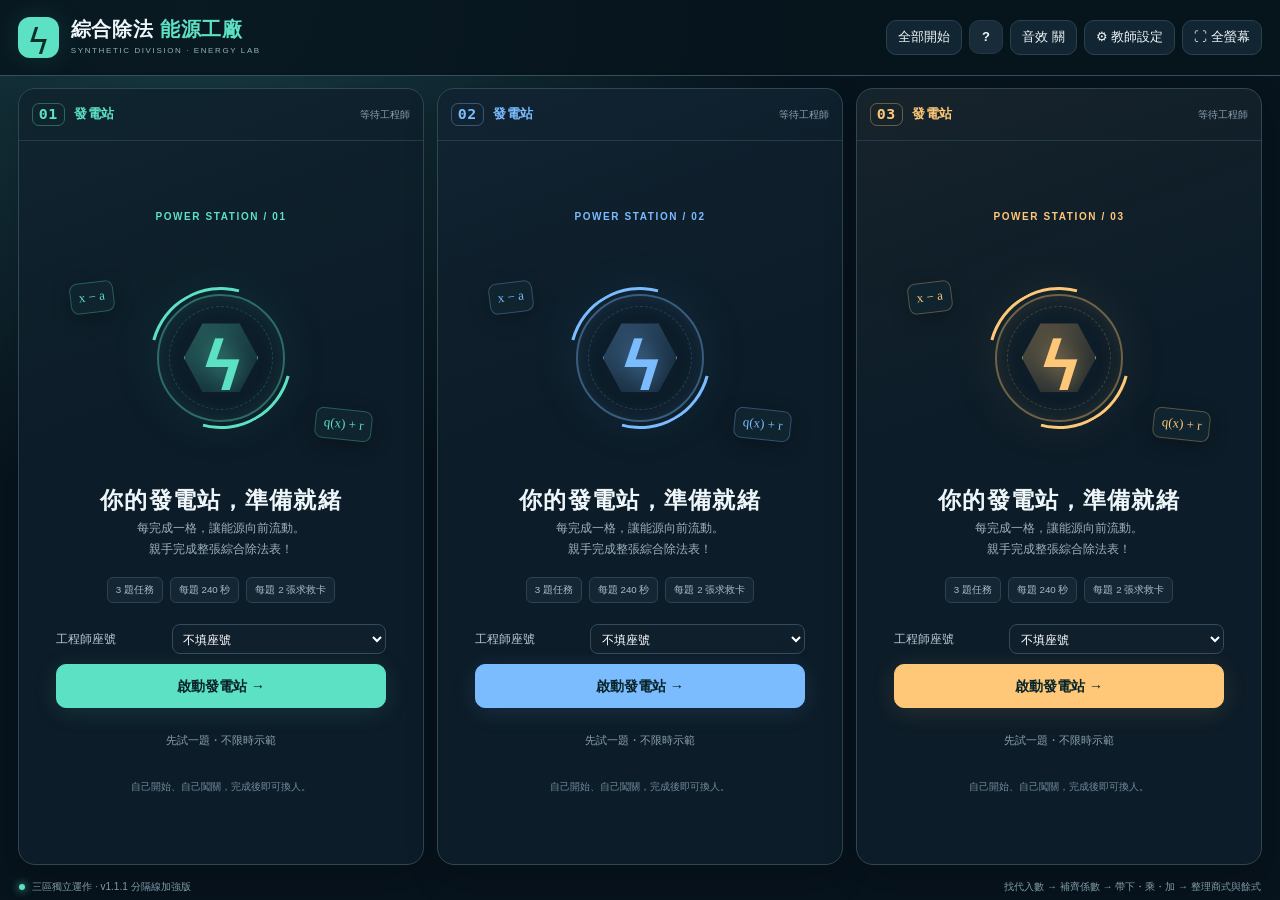
<file: index.html>
<!doctype html>
<html lang="zh-Hant">
<head>
  <meta charset="utf-8">
  <meta name="viewport" content="width=device-width, initial-scale=1, maximum-scale=1, user-scalable=no">
  <meta name="theme-color" content="#07141e">
  <meta name="description" content="三人同時、各自獨立練習完整綜合除法的觸控數學遊戲。">
  <title>綜合除法能源工廠｜三人獨立闖關</title>
  <link rel="stylesheet" href="styles.css?v=1.1.1">
  <script src="math.js?v=1.1.1" defer></script>
  <script src="touch-input.js?v=1.1.1" defer></script>
  <script src="app.js?v=1.1.1" defer></script>
</head>
<body>
  <header class="app-header">
    <div class="brand"><span class="brand-icon">ϟ</span><div><h1>綜合除法<span>能源工廠</span></h1><p>SYNTHETIC DIVISION · ENERGY LAB</p></div></div>
    <nav class="toolbar" aria-label="教師工具">
      <button id="start-all" class="soft">全部開始</button>
      <button id="guide-btn" class="icon-button" title="玩法說明" aria-label="玩法說明">?</button>
      <button id="sound-btn" class="soft" aria-pressed="false">音效 關</button>
      <button id="settings-btn" class="soft">⚙ 教師設定</button>
      <button id="fullscreen-btn" class="soft">⛶ 全螢幕</button>
    </nav>
  </header>
  <main id="lanes" aria-label="三個獨立遊戲區"></main>
  <footer class="app-footer"><span><i class="live-dot"></i>三區獨立運作 · v1.1.1 分隔線加強版</span><span id="footer-tip">找代入數 → 補齊係數 → 帶下・乘・加 → 整理商式與餘式</span></footer>
  <dialog id="settings-dialog" class="modal">
    <form id="settings-form">
      <div class="modal-heading"><div><p class="eyebrow">TEACHER CONSOLE</p><h2>教師設定</h2></div><button type="button" data-close="settings-dialog" class="close-button" aria-label="關閉教師設定">×</button></div>
      <p class="modal-note">設定套用至下一回合。開啟設定或說明時，三區計時都會暫停。</p>
      <button type="button" id="touch-test-btn" class="soft">三人觸控測試</button>
      <div class="settings-grid">
        <fieldset><legend>每回合題數</legend><div class="count-row"><label>★ 二次多項式<input name="count2" type="number" min="0" max="10" required></label><label>★★ 三次多項式<input name="count3" type="number" min="0" max="10" required></label><label>★★★ 四次多項式<input name="count4" type="number" min="0" max="10" required></label></div><label class="check"><input name="shuffle" type="checkbox">混合難度順序</label></fieldset>
        <fieldset><legend>作答與提示</legend><label>每題作答時間<select name="seconds"><option value="0">不限時</option><option value="60">60 秒</option><option value="90">90 秒</option><option value="120">120 秒</option><option value="180">180 秒</option><option value="240">240 秒</option><option value="300">300 秒</option><option value="420">420 秒</option><option value="600">600 秒</option></select></label><label>每題求救卡<select name="hints"><option value="0">0 張</option><option value="1">1 張</option><option value="2">2 張</option><option value="3">3 張</option></select></label><label class="check"><input name="guided" type="checkbox">顯示每一步的運算提示</label></fieldset>
        <fieldset><legend>題目數字</legend><label>一般係數範圍<select name="coefficientMax"><option value="3">−3 ～ 3</option><option value="4">−4 ～ 4</option><option value="6">−6 ～ 6</option><option value="9">−9 ～ 9</option></select></label><label>代入數的絕對值上限<select name="rootMax"><option value="1">1</option><option value="2">2</option><option value="3">3</option><option value="4">4</option><option value="5">5</option></select></label><label>額外安排缺項題的機率<select name="missingRate"><option value="0">0%</option><option value="25">25%</option><option value="50">50%</option><option value="75">75%</option><option value="100">100%</option></select></label><label class="check"><input name="leadingOne" type="checkbox">首項係數固定為 1</label><label class="check"><input name="includeZero" type="checkbox">包含除式為 x 的題目</label><small>二次題的係數最多至 ±4、代入數最多至 ±2；首項係數為 ±1～±3，計算過程數值控制在 ±150。</small></fieldset>
        <fieldset><legend>座號與課堂紀錄</legend><div class="count-row two"><label>起始座號<input name="seatMin" type="number" min="1" max="99" required></label><label>結束座號<input name="seatMax" type="number" min="1" max="99" required></label></div><p class="small-copy" id="record-count"></p><button type="button" id="export-btn" class="soft">下載成績 CSV</button><button type="button" id="clear-records" class="text-button">清除紀錄</button><small>設定與最近 100 筆成績儲存在這個瀏覽器；示範練習不列入成績。</small></fieldset>
      </div>
      <p id="settings-error" class="form-error" role="alert"></p>
      <div class="modal-actions"><button type="button" id="defaults-btn" class="soft">恢復預設</button><button type="submit" class="primary">儲存設定</button></div>
    </form>
  </dialog>
  <dialog id="touch-dialog" class="modal touch-modal">
    <div class="modal-heading"><h2>三人觸控測試</h2><button data-close="touch-dialog" class="close-button" aria-label="關閉觸控測試">×</button></div>
    <p class="modal-note">三人各按一區：每按下一次，數字應立即加 1。接著三人同時按住，確認「最多同時觸點」是否達到 3。測試期間遊戲計時暫停。</p>
    <div id="touch-pads" class="touch-pads">
      <button data-action="test" data-pad="0">左區<b>0</b><span>次有效輸入</span></button>
      <button data-action="test" data-pad="1">中區<b>0</b><span>次有效輸入</span></button>
      <button data-action="test" data-pad="2">右區<b>0</b><span>次有效輸入</span></button>
    </div>
    <p class="touch-stats">目前觸點 <b id="touch-current">0</b> · 最多同時觸點 <b id="touch-max">0</b></p>
    <p id="touch-source" class="small-copy">等待操作</p>
    <p class="small-copy">這裡顯示網頁實際收到的觸控。若三人同時按住仍只有 1 點，或次數沒有增加，可用同一頁比較無線 Touchback 與有線 USB 觸控回傳。使用一般滑鼠測試時，不會顯示多個觸點。</p>
    <button id="touch-reset" class="soft">重新計數</button>
  </dialog>
  <dialog id="guide-dialog" class="modal guide-modal">
    <div class="modal-heading"><div><p class="eyebrow">HOW TO PLAY</p><h2>讓每一格，都由你完成</h2></div><button data-close="guide-dialog" class="close-button" aria-label="關閉玩法說明">×</button></div>
    <div class="guide-steps"><article><b>01</b><div><h3>找代入數</h3><p>令除式等於 0。例如除以 x + 2，右上角使用 −2。</p></div></article><article><b>02</b><div><h3>補齊係數</h3><p>由高次到常數項依序填入係數；缺少的項也要填 0。</p></div></article><article><b>03</b><div><h3>帶下 → 乘 → 加</h3><p>首項直接帶下。接著用左下的數乘代入數，再與同欄係數相加，反覆完成整張表。</p></div></article><article><b>04</b><div><h3>整理商式與餘式</h3><p>底列最後一格是餘式，其餘是商式係數；商式的次數比被除式少 1。</p></div></article></div>
    <div class="guide-notes"><p>操作亮起的格子，用自己區域的數字鍵盤輸入，再按「確認」。可輸入負數，答錯可以繼續重試。</p><p>每題基本 100 分，每次答錯扣 3 分，基本分最低 20 分；每張求救卡使基本分乘以 0.8。限時模式另加最多 20 分的時間獎勵。未完成的題目不計分，會顯示完整解答。</p></div>
    <button data-close="guide-dialog" class="primary wide">知道了，開始發電！</button>
  </dialog>
  <div id="toast" role="status" aria-live="polite"></div>
</body>
</html>
</file>
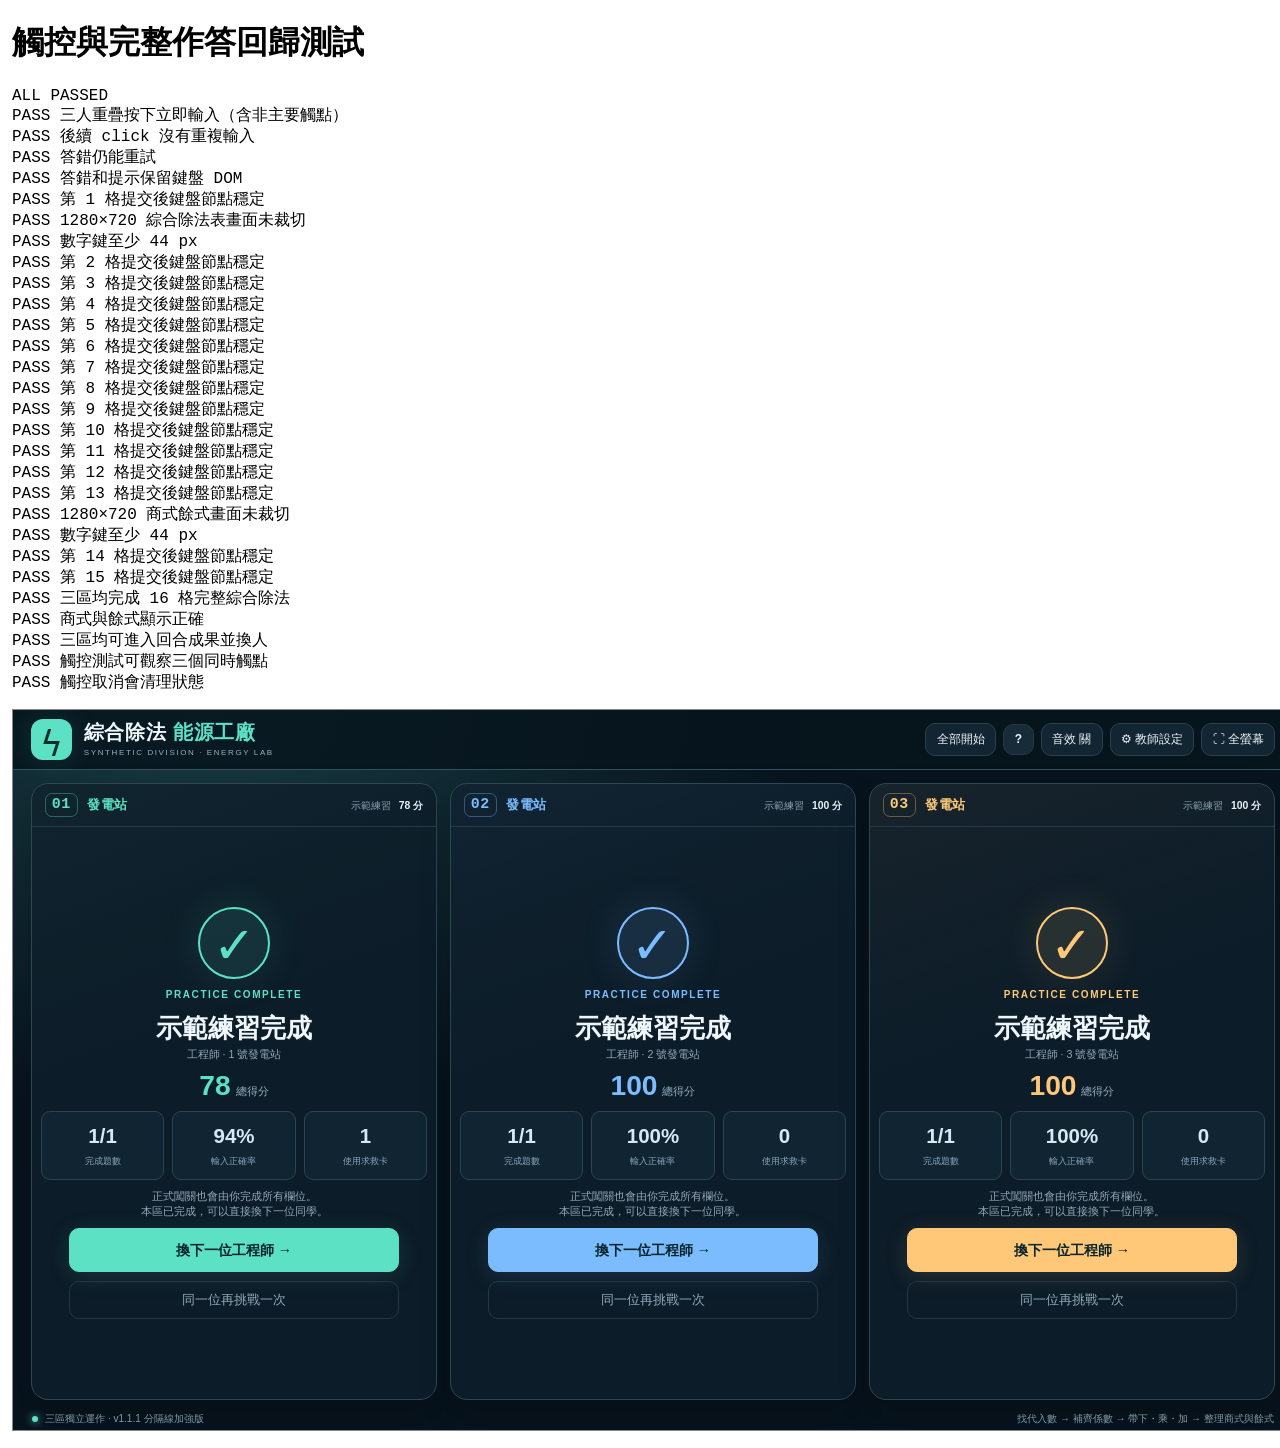
<file: tests/browser-touch.html>
<!doctype html><meta charset="utf-8"><title>觸控回歸測試</title>
<style>body{font:16px system-ui;margin:12px}pre{white-space:pre-wrap}iframe{width:1280px;height:720px;border:1px solid #888}</style>
<h1>觸控與完整作答回歸測試</h1><pre id="result">執行中…</pre><iframe id="game" src="../index.html"></iframe>
<script>
const frame = document.querySelector('iframe'), log = document.querySelector('#result');
const results = []; let failed = false;
function assert(ok, message) { results.push((ok ? 'PASS ' : 'FAIL ') + message); if (!ok) failed = true; }
frame.addEventListener('load', () => {
  try {
    const win = frame.contentWindow, doc = frame.contentDocument;
    const q = (s) => doc.querySelector(s);
    let id = 100;
    function event(button, type, pid, extra = {}) {
      button.dispatchEvent(new win.PointerEvent(type, { bubbles:true, cancelable:true, pointerId:pid, pointerType:'touch', isPrimary:false, button:0, detail:type === 'click' ? 1 : 0, ...extra }));
    }
    function tap(button) { const pid = ++id; event(button,'pointerdown',pid); event(button,'pointerup',pid); event(button,'click',pid); }
    function key(l, value) { tap(q('#lane-'+l+' [data-key="'+value+'"]')); }
    for (let l=0;l<3;l++) tap(q('#lane-'+l+' [data-action="demo"]'));
    const pads = [0,1,2].map(l => q('#lane-'+l+' .keypad'));
    for (let l=0;l<3;l++) event(q('#lane-'+l+' [data-key="'+(l+1)+'"]'),'pointerdown',l+1);
    assert([0,1,2].every(l=>q('#lane-'+l+' .entry-display').textContent===String(l+1)), '三人重疊按下立即輸入（含非主要觸點）');
    for (let l=0;l<3;l++) { const b=q('#lane-'+l+' [data-key="'+(l+1)+'"]'); event(b,'pointerup',l+1);event(b,'click',l+1); }
    assert([0,1,2].every(l=>q('#lane-'+l+' .entry-display').textContent===String(l+1)), '後續 click 沒有重複輸入');
    for(let l=0;l<3;l++) key(l,'clear');
    key(0,'9'); key(0,'enter'); assert(q('#lane-0 .mistake-count').textContent.includes('1 次'),'答錯仍能重試');
    tap(q('#lane-0 [data-action="hint"]'));
    assert(pads[0]===q('#lane-0 .keypad'),'答錯和提示保留鍵盤 DOM');
    const demoTasks=[2,1,0,-4,1,1,2,2,4,0,0,1,1,2,0,1];
    for(let step=0;step<demoTasks.length;step++) {
      const value=demoTasks[step];
      for(let l=0;l<3;l++) {
        if(value<0)key(l,'sign');for(const digit of String(Math.abs(value)))key(l,digit);
        key(l,'enter');
      }
      if(step<demoTasks.length-1) assert([0,1,2].every(l=>pads[l]===q('#lane-'+l+' .keypad')),'第 '+(step+1)+' 格提交後鍵盤節點穩定');
      if(step===0 || step===12) {
        const lanes=[...doc.querySelectorAll('.lane')];
        assert(lanes.every(el=>el.scrollHeight<=el.clientHeight+1),'1280×720 '+(step===0?'綜合除法表':'商式餘式')+'畫面未裁切');
        assert([...doc.querySelectorAll('.keypad button')].every(b=>b.getBoundingClientRect().height>=44),'數字鍵至少 44 px');
      }
    }
    assert(doc.querySelectorAll('.question-complete').length===3,'三區均完成 16 格完整綜合除法');
    assert([...doc.querySelectorAll('.solution-math')].every(e=>e.textContent.includes('r = 1')),'商式與餘式顯示正確');
    for(let l=0;l<3;l++)tap(q('#lane-'+l+' [data-action="next"]'));
    assert(doc.querySelectorAll('[data-action="new-player"]').length===3,'三區均可進入回合成果並換人');
    q('#settings-btn').click();q('#touch-test-btn').click();
    for(let l=0;l<3;l++)event(q('[data-pad="'+l+'"]'),'pointerdown',l+901);
    assert(q('#touch-max').textContent==='3','觸控測試可觀察三個同時觸點');
    for(let l=0;l<3;l++)event(q('[data-pad="'+l+'"]'),'pointercancel',l+901);
    assert(q('#touch-current').textContent==='0','觸控取消會清理狀態');
    q('[data-close="touch-dialog"]').click();
  } catch (e) { failed=true;results.push('ERROR '+e.stack); }
  log.textContent=(failed?'FAILED':'ALL PASSED')+'\n'+results.join('\n');
});
</script>
</file>
<file: styles.css>
:root{color-scheme:dark;--bg:#07131d;--surface:#101f2b;--line:#263744;--muted:#8ba1b0;--text:#eef6fa;--mint:#5ce1c4;--font:"Noto Sans TC","Microsoft JhengHei","PingFang TC",sans-serif}
*{box-sizing:border-box;-webkit-tap-highlight-color:transparent}
html,body{height:100%;margin:0;overflow:hidden;overscroll-behavior:none}
body{background:radial-gradient(ellipse at 15% 0%,#183b43 0,transparent 40%),var(--bg);color:var(--text);font:clamp(13px,.95vw,20px)/1.45 var(--font);user-select:none;-webkit-user-select:none;-webkit-touch-callout:none}
button,input,select{font:inherit}button{cursor:pointer;touch-action:manipulation;user-select:none}button:focus-visible,select:focus-visible,input:focus-visible{outline:3px solid var(--mint);outline-offset:3px}button:disabled{cursor:default;opacity:.38}button{color:inherit;border:1px solid var(--line);border-radius:10px;background:#182b39;transition:background .12s,transform .12s}button:active:not(:disabled){transform:translateY(1px);filter:brightness(1.2)}button:hover:not(:disabled){background:#253e4e}button.primary{background:var(--mint);border-color:var(--mint);color:#07251f;font-weight:800;padding:.75em 1.3em}button.primary:hover{background:#8ef0d9}button.soft{padding:.55em .85em;background:#122532;border-color:#2b424e;white-space:nowrap}.text-button{border:0;background:transparent;padding:.6em;color:var(--muted)}.wide{width:100%}.icon-button{width:2.6em;height:2.6em;font-weight:bold}.app-header{height:clamp(58px,8.4vh,92px);padding:0 1.4vw;display:flex;align-items:center;justify-content:space-between;gap:12px;border-bottom:1px solid #35515b;background:#07141dd9}.brand{display:flex;align-items:center;gap:12px;flex-shrink:0}.brand-icon{display:grid;place-items:center;width:clamp(36px,3.2vw,58px);height:clamp(36px,3.2vw,58px);font-size:clamp(30px,2.7vw,52px);background:var(--mint);color:#0b3029;border-radius:12px;box-shadow:0 0 28px #5ce1c420}.brand h1{font-size:clamp(18px,1.55vw,30px);line-height:1.2;margin:0;letter-spacing:.03em}.brand h1 span{color:var(--mint);margin-left:.35em}.brand p{margin:3px 0 0;font-size:clamp(8px,.55vw,11px);letter-spacing:.2em;color:#95b2bc}.toolbar{display:flex;gap:7px;align-items:center}.app-footer{position:absolute;bottom:0;height:26px;width:100%;display:flex;justify-content:space-between;align-items:center;padding:0 1.5vw;color:#7f9ba7;font-size:clamp(10px,.7vw,13px);gap:12px}.live-dot{display:inline-block;width:6px;height:6px;background:var(--mint);border-radius:50%;margin-right:7px;box-shadow:0 0 8px #5ce1c4}
#lanes{height:calc(100dvh - clamp(58px,8.4vh,92px) - 26px);display:grid;grid-template-columns:repeat(3,minmax(0,1fr));gap:clamp(9px,1vw,20px);padding:clamp(9px,1vw,20px) 1.4vw 9px}.lane{--accent:#5ce1c4;--accent-rgb:92,225,196;position:relative;min-width:0;min-height:0;border:1px solid #2d4852;border-radius:17px;background:linear-gradient(160deg,rgba(var(--accent-rgb),.045),transparent 40%),#0c1c28;display:flex;flex-direction:column;overflow:hidden;box-shadow:0 14px 32px #0003}.lane:nth-child(2){--accent:#7bbcff;--accent-rgb:123,188,255}.lane:nth-child(3){--accent:#ffc878;--accent-rgb:255,200,120}.lane-header{height:clamp(43px,5.7vh,66px);display:flex;align-items:center;justify-content:space-between;padding:0 clamp(10px,1vw,20px);border-bottom:1px solid #263b48;flex-shrink:0}.lane-name{display:flex;align-items:center;gap:9px;font-weight:700;color:var(--accent);letter-spacing:.05em}.lane-number{font-family:monospace;font-size:1.15em;border:1px solid rgba(var(--accent-rgb),.35);border-radius:7px;padding:0 6px}.lane-status{font-size:.8em;color:var(--muted);display:flex;gap:8px;align-items:center}.lane-status b{font-variant-numeric:tabular-nums;color:#e7f2f7}.lane-body{padding:clamp(10px,1vw,18px);display:flex;flex-direction:column;min-height:0;flex:1;gap:clamp(6px,.8vh,11px)}.eyebrow{font-size:clamp(10px,.7vw,13px);font-weight:700;letter-spacing:.16em;color:var(--accent,var(--mint));margin:0 0 7px}.ready-body{align-items:center;justify-content:center;text-align:center;gap:clamp(12px,2vh,25px)}.station-visual{width:min(80%,310px);height:clamp(125px,24vh,275px);position:relative;display:flex;align-items:center;justify-content:center}.station-ring{width:clamp(100px,10vw,190px);height:clamp(100px,10vw,190px);border-radius:50%;border:2px solid rgba(var(--accent-rgb),.4);display:flex;justify-content:center;align-items:center;position:relative;box-shadow:inset 0 0 24px rgba(var(--accent-rgb),.12),0 0 55px rgba(var(--accent-rgb),.08)}.station-ring:before{content:"";position:absolute;inset:10px;border:1px dashed rgba(var(--accent-rgb),.2);border-radius:50%;animation:spin 30s linear infinite}.station-ring:after{content:"";position:absolute;inset:-9px;border:3px solid transparent;border-top-color:var(--accent);border-bottom-color:var(--accent);border-radius:50%;transform:rotate(-30deg)}.energy-core{width:60%;height:60%;display:grid;place-items:center;background:linear-gradient(145deg,rgba(var(--accent-rgb),.3),rgba(var(--accent-rgb),.05));border:1px solid rgba(var(--accent-rgb),.6);clip-path:polygon(25% 4%,75% 4%,100% 50%,75% 96%,25% 96%,0 50%);font-size:clamp(40px,5vw,84px);font-weight:900;color:var(--accent);text-shadow:0 0 25px rgba(var(--accent-rgb),.6)}.floating-tag{position:absolute;border:1px solid rgba(var(--accent-rgb),.3);background:#102430;padding:.4em .6em;border-radius:8px;font-family:Georgia,serif;color:var(--accent);box-shadow:0 5px 20px #0004}.tag-one{left:0;top:15%;transform:rotate(-7deg)}.tag-two{right:0;bottom:12%;transform:rotate(6deg)}.station-label{margin:0;font-size:clamp(21px,1.8vw,36px);letter-spacing:.05em}.ready-description{margin:0;color:#9eb2bf;font-size:.9em;line-height:1.8}.mission-pills{display:flex;gap:7px;justify-content:center;flex-wrap:wrap}.mission-pills span{font-size:.75em;padding:5px 8px;border:1px solid #2c4251;background:#142634;border-radius:6px;color:#a9bbc7}.ready-controls{width:min(100%,330px);display:grid;gap:10px;margin-top:3px}.seat-select-row{display:flex;align-items:center;justify-content:space-between;gap:12px;color:#b9cbd5;font-size:.9em}.seat-select-row select{min-width:65%;padding:.55em;border:1px solid #354b59;border-radius:8px;background:#101f2c;color:white}.start-button{background:var(--accent);color:#09252b;font-weight:900;font-size:1.1em;padding:.7em;border-color:var(--accent);box-shadow:0 4px 24px rgba(var(--accent-rgb),.13)}.start-button:hover:not(:disabled){background:var(--accent);filter:brightness(1.1)}.demo-button{background:transparent;color:var(--muted);font-size:.85em;padding:.5em;border:0}.tiny-note{font-size:.75em;color:#708d9e;margin:0}
.question-line{display:flex;align-items:center;justify-content:space-between;gap:6px;color:#9eb3bf;font-size:.8em;flex-shrink:0}.question-line .stars{color:var(--accent);font-size:1.1em;letter-spacing:2px}.question-card{background:#071722;border:1px solid #263d4b;border-radius:11px;padding:clamp(7px,.9vh,13px) 10px;flex-shrink:0}.question-label{font-size:.7em;letter-spacing:.08em;color:#7794a5;margin:0 0 3px}.equation{font-family:Cambria,"Times New Roman",serif;font-size:clamp(20px,1.7vw,36px);line-height:1.3;white-space:nowrap;text-align:center;font-variant-numeric:lining-nums}.equation sup{font-size:.62em;vertical-align:super}.divisor-tag{display:inline-block;color:var(--accent);margin-left:6px}.stage-track{display:grid;grid-template-columns:repeat(4,1fr);gap:4px;flex-shrink:0}.stage-track span{text-align:center;font-size:.67em;padding:4px 1px;border-bottom:2px solid #2a3c48;color:#627f90}.stage-track .done{border-color:rgba(var(--accent-rgb),.5);color:#9bb9c2}.stage-track .current{border-color:var(--accent);color:var(--accent);font-weight:700}.table-wrap{padding:clamp(5px,1vh,14px) 0 0;flex-shrink:0}.synth-table{--table-gap:4px;--division-line:clamp(4px,.28vw,6px);position:relative;display:grid;grid-template-columns:23px repeat(var(--cols),minmax(0,1fr)) minmax(35px,.95fr);gap:var(--table-gap);align-items:center}.row-name{color:#6b8798;font-size:.65em;writing-mode:horizontal-tb;line-height:1.2;text-align:center}.cell{min-width:0;height:clamp(31px,4.8vh,64px);font-family:Cambria,Georgia,serif;font-size:clamp(19px,1.6vw,35px);border:1px solid #2a4150;background:#122736;border-radius:7px;color:#a4bccb;padding:0;display:grid;place-items:center;font-variant-numeric:tabular-nums}.cell .placeholder{font-family:var(--font);font-size:.5em;color:#506e80}.cell.locked{opacity:.65}.cell.filled{color:#e3f1f8;background:#183141;border-color:#345565}.cell.active{border:2px solid var(--accent);color:var(--accent);background:rgba(var(--accent-rgb),.1);box-shadow:0 0 15px rgba(var(--accent-rgb),.13)}.cell.active .placeholder{color:var(--accent);font-size:.55em}.root-cell{margin-left:2px}.root-spacer{height:100%}.pass-arrow{font-size:1.1em;text-align:center;color:#6f91a5}.sum-rule{height:var(--division-line);grid-column:1/-1}.bottom-cell.remainder-cell{background:#302b20;border-color:#61533a;color:#e2c78e}.bottom-cell.remainder-cell.active{border-color:var(--accent);background:rgba(var(--accent-rgb),.1)}.answer-group-label{grid-column:2 / span var(--degree);text-align:center;font-size:.65em;color:#7da2b2;border-top:2px solid #426376;padding:3px 0 0}.remainder-label{font-size:.65em;color:#c5ab76;text-align:center;border-top:2px solid #8f7746;padding:3px 0 0}.result-area{border:1px solid #263d4b;background:#0a1924;border-radius:10px;padding:6px 9px;display:flex;align-items:center;gap:9px;flex-shrink:0}.result-label{font-size:.7em;color:#7d9bac;min-width:2.5em;line-height:1.4}.quotient-inputs{display:grid;grid-template-columns:repeat(var(--degree),minmax(0,1fr));gap:4px;flex:1;min-width:0}.output-cell{height:clamp(27px,3.8vh,47px);font-size:clamp(17px,1.4vw,28px)}.output-item{min-width:0}.output-item small{display:block;font-family:Cambria,serif;text-align:center;font-size:.6em;color:#7796a7;line-height:1.25}.remainder-output{width:20%;min-width:48px}.remainder-output .output-cell{width:100%}.operation-box{background:rgba(var(--accent-rgb),.055);border-left:3px solid var(--accent);border-radius:5px;padding:6px 9px;min-height:clamp(49px,7vh,88px);display:flex;flex-direction:column;justify-content:center;flex-shrink:0}.operation-title{font-weight:700;font-size:clamp(13px,1.02vw,21px);color:#dcebf2;line-height:1.4}.operation-sub{color:#8ba9ba;font-size:.74em;line-height:1.45;margin-top:2px}.operation-box.error{border-color:#ff8d8d;background:#ff79790b}.operation-box.error .operation-title{color:#ffb3b3}.operation-box.hint .operation-title{color:#ffe0a0}.operation-box.hint{border-color:#ffd185}.answer-controls{display:flex;gap:7px;align-items:center;margin-top:auto;flex-shrink:0}.entry-display{height:clamp(33px,4.9vh,60px);border:1px solid #395666;border-radius:8px;background:#061621;display:flex;align-items:center;justify-content:space-between;padding:0 11px;flex:1;font-family:Cambria,serif;font-size:clamp(22px,1.9vw,35px);color:var(--accent);font-variant-numeric:tabular-nums}.entry-display:empty:before{content:"輸入數字";font-family:var(--font);font-size:.45em;color:#607e91}.entry-display.empty{color:#5e7c8f;font-family:var(--font);font-size:.8em}.hint-button{height:clamp(33px,4.9vh,60px);font-size:.73em;background:#302b20;color:#f2ce8d;border-color:#615038;padding:0 9px;white-space:nowrap}.keypad{display:grid;grid-template-columns:repeat(4,1fr);gap:clamp(4px,.5vh,7px);flex-shrink:0}.keypad button{height:clamp(31px,4.9vh,60px);font-size:clamp(17px,1.4vw,30px);font-weight:600;background:#1a3040;border-color:#2d485a;border-radius:8px;padding:0;position:relative}.keypad button.utility{font-size:clamp(12px,.85vw,18px);background:#122636;color:#a1bbc9}.keypad button.confirm{background:var(--accent);border-color:var(--accent);color:#09252b;font-size:clamp(14px,1.1vw,23px);font-weight:800;grid-column:span 2}.keypad button.zero{grid-column:span 2}.mini-footer{display:flex;justify-content:space-between;gap:8px;font-size:.64em;color:#69899a;flex-shrink:0}.mini-footer .danger{color:#ff9d93}.energy-meter{height:3px;background:#253846;flex-shrink:0;margin-top:-2px;border-radius:5px;overflow:hidden}.energy-meter span{display:block;height:100%;background:var(--accent);transition:width .2s;box-shadow:0 0 10px var(--accent)}.timer.urgent{color:#ffab93;animation:blink 1s infinite}.pause-badge{color:#ffe0a0;font-size:.75em}
.question-complete{justify-content:center;align-items:center;text-align:center;gap:clamp(8px,1.6vh,22px)}.completion-icon{height:clamp(58px,10vh,110px);width:clamp(58px,10vh,110px);display:grid;place-items:center;border-radius:50%;border:2px solid var(--accent);color:var(--accent);font-size:clamp(32px,4vw,70px);background:rgba(var(--accent-rgb),.1);box-shadow:0 0 40px rgba(var(--accent-rgb),.12)}.completion-icon.timeout{color:#ffc878;border-color:#ffc878}.question-complete h2{font-size:clamp(23px,2vw,40px);margin:0}.score-gain{font-size:clamp(24px,2.2vw,44px);font-weight:900;color:var(--accent);line-height:1.1}.score-gain small{font-size:.4em;font-weight:400;color:#91aebb;margin-left:5px}.solution-card{padding:clamp(10px,1.3vh,20px);background:#071722;border:1px solid #314b5b;border-radius:10px;width:100%;text-align:left}.solution-card .solution-title{font-size:.75em;color:#8ca9b9;margin:0 0 5px}.solution-math{font-family:Cambria,"Times New Roman",serif;font-size:clamp(21px,1.7vw,34px);color:var(--accent);line-height:1.6}.identity{font-family:Cambria,serif;font-size:.9em;color:#9eb9c6;margin:9px 0 0;line-height:1.8;word-break:break-word}.review-table{--division-line:clamp(3px,.25vw,5px);position:relative;width:100%;max-width:400px;display:grid;grid-template-columns:repeat(var(--cols),1fr) 1fr;gap:8px 4px;font-family:Cambria,serif;font-size:clamp(18px,1.3vw,28px);text-align:center}.review-table span{padding:2px}.review-table .review-root{color:var(--accent)}.review-table .review-bottom{color:var(--accent)}
.review-table::after{content:"";position:absolute;grid-column:1/-2;grid-row:1/3;inset:0 -2px -4px 0;border-right:var(--division-line) solid #edf8ff;border-bottom:var(--division-line) solid #edf8ff;pointer-events:none}.round-stats{display:grid;grid-template-columns:repeat(3,1fr);gap:8px;width:100%}.stat-box{padding:9px 2px;border:1px solid #294452;border-radius:9px;background:#102432}.stat-box b{display:block;color:#d6eaf4;font-size:clamp(19px,1.6vw,32px)}.stat-box span{color:#8ba7b7;font-size:.7em}.result-caption{color:#91a9b8;font-size:.82em;margin:0}.end-controls{display:grid;gap:9px;width:min(100%,330px)}.secondary{padding:.65em;background:transparent;color:#8eaab9}.celebrate .completion-icon{animation:pop .45s ease}.energy-particle{position:absolute;width:6px;height:6px;border-radius:2px;background:var(--accent);pointer-events:none;animation:particle .8s ease forwards;z-index:5;left:50%;top:50%}.lane.success-flash{box-shadow:inset 0 0 35px rgba(var(--accent-rgb),.14)}
.modal{width:min(920px,92vw);max-height:90dvh;overflow:auto;padding:clamp(18px,2.5vw,35px);background:#10212f;border:1px solid #406273;border-radius:20px;color:var(--text);box-shadow:0 30px 130px #0009;font-size:16px;user-select:text}.modal::backdrop{background:#020b12c9;backdrop-filter:blur(7px)}.modal-heading{display:flex;justify-content:space-between;align-items:center;gap:16px}.modal-heading h2{font-size:28px;margin:0}.close-button{width:38px;height:38px;background:#1c3342;border-color:#355363;font-size:25px;line-height:1}.modal-note{font-size:14px;color:#8ba8b9;margin:16px 0 22px}.settings-grid{display:grid;grid-template-columns:1fr 1fr;gap:18px}.settings-grid fieldset{margin:0;border:1px solid #304b5c;border-radius:12px;padding:14px}.settings-grid legend{padding:0 8px;color:#a6c9d7;font-weight:700}.settings-grid label{display:flex;align-items:center;justify-content:space-between;gap:10px;font-size:14px;margin:10px 0}.settings-grid select,.settings-grid input[type=number]{background:#071a27;color:#e2f2fa;border:1px solid #38596c;border-radius:6px;padding:8px;min-width:85px;max-width:52%}.settings-grid input[type=number]{width:65px;min-width:55px;text-align:center}.settings-grid .check{justify-content:flex-start}.settings-grid .check input{width:18px;height:18px;accent-color:var(--mint);margin:0}.settings-grid small{font-size:12px;color:#7c9bab;line-height:1.7;display:block;margin-top:10px}.small-copy{color:#93b0bf;font-size:14px}.form-error{color:#ffa5a5;font-size:14px}.modal-actions{display:flex;justify-content:space-between;gap:12px;margin-top:20px}.guide-modal{width:min(700px,92vw)}.guide-steps{display:grid;gap:15px;margin:26px 0}.guide-steps article{display:flex;gap:16px;align-items:flex-start}.guide-steps article>b{flex-shrink:0;font-family:monospace;color:var(--mint);font-size:22px;border:1px solid #3a706c;border-radius:9px;width:47px;height:47px;display:grid;place-items:center}.guide-steps h3{margin:0 0 5px;font-size:18px}.guide-steps p{margin:0;color:#9ab4c3;font-size:14px;line-height:1.7}.guide-notes{border-top:1px solid #324d5f;padding-top:5px;margin-bottom:20px;font-size:13px;color:#8fabbc;line-height:1.8}#toast{position:fixed;bottom:38px;left:50%;transform:translateX(-50%) translateY(25px);background:#244353;border:1px solid #4e7c8f;color:#e1f2fa;padding:12px 24px;border-radius:10px;z-index:30;opacity:0;pointer-events:none;transition:.2s;font-size:15px;max-width:85vw;text-align:center}#toast.show{opacity:1;transform:translateX(-50%) translateY(0)}
@keyframes spin{to{transform:rotate(360deg)}}@keyframes blink{50%{opacity:.5}}@keyframes pop{50%{transform:scale(1.13)}}@keyframes particle{to{transform:translate(var(--dx),var(--dy)) rotate(120deg);opacity:0}}
@media(min-height:1000px){.lane-body{gap:12px}.table-wrap{padding-top:14px}.synth-table{--table-gap:7px}.result-area{padding:9px 12px}.operation-box{padding:10px 12px}.mini-footer{font-size:.7em}}
@media(max-height:760px){.lane-body{gap:5px;padding:9px}.ready-body{gap:12px}.question-line{font-size:.72em}.table-wrap{padding-top:3px}.synth-table{--table-gap:3px}.result-area{padding:4px 6px}.operation-box{padding:5px 8px;min-height:47px}.operation-sub{font-size:.69em}.stage-track span{padding:3px 0}.app-footer{height:21px}#lanes{height:calc(100dvh - clamp(58px,8.4vh,92px) - 21px)}.toolbar button{font-size:12px}.ready-description{font-size:.8em}.station-visual{height:145px}.question-complete{gap:9px}.identity{font-size:.8em}}
@media(max-width:1050px){.brand p{display:none}.toolbar{gap:5px}.toolbar .soft{padding:7px 8px}.brand h1{font-size:16px}.brand-icon{width:32px;height:32px;font-size:28px}.brand{gap:7px}.brand h1 span{display:block;margin:0}.synth-table{grid-template-columns:18px repeat(var(--cols),minmax(0,1fr)) minmax(29px,.85fr)}.cell{font-size:19px}.operation-title{font-size:12px}.operation-sub{font-size:10px}.hint-button{font-size:10px;padding:0 6px}.lane-header{padding:0 9px}.lane-name{gap:5px}.lane-status{font-size:.7em}.mini-footer{font-size:9px}.question-card{padding:6px}.equation{font-size:19px}#footer-tip{display:none}}
@media(max-width:650px){.app-header{height:62px;padding:0 9px}.brand h1{font-size:13px}.brand-icon{display:none}.toolbar{gap:4px}.toolbar .soft{padding:6px;font-size:10px}.icon-button{width:26px;height:29px}#start-all{display:none}#lanes{grid-template-columns:1fr;height:calc(100dvh - 86px);overflow-y:auto;scroll-snap-type:y mandatory;padding:8px;gap:10px}.lane{min-height:calc(100dvh - 102px);scroll-snap-align:start}.lane-body{padding:10px 14px}.lane-header{min-height:42px}.equation{font-size:25px}.cell{font-size:23px}.operation-title{font-size:15px}.operation-sub{font-size:12px}.hint-button{font-size:12px}.mini-footer{font-size:10px}.ready-body{gap:18px}.station-visual{height:180px}.station-ring{width:140px;height:140px}.settings-grid{grid-template-columns:1fr}.modal{padding:20px}.modal-heading h2{font-size:23px}.app-footer{font-size:9px;justify-content:center}.question-complete{gap:14px}}
@media(prefers-reduced-motion:reduce){*,*:before,*:after{animation:none!important;transition:none!important}}
/* One continuous, high-contrast L-shaped divider, separate from button states. */
.synth-table::after{content:"";position:absolute;grid-column:2/-2;grid-row:1/4;inset:0 calc(var(--table-gap)/-2) 0 0;border-right:var(--division-line) solid #edf8ff;border-bottom:var(--division-line) solid #edf8ff;pointer-events:none;z-index:1}
.output-cell{width:100%}
#lanes{touch-action:none}
@media(max-width:650px){#lanes{touch-action:pan-y}}
.cell:disabled{opacity:1;cursor:default}
.cell.locked:disabled{opacity:.5}
.completed-table-mini{flex-shrink:0;display:flex;justify-content:center;padding:5px 0}
.completed-table-mini .review-table{row-gap:4px;--division-line:3px}
.completed-table-mini .review-table::after{bottom:-2px}
.work-area{display:contents}
#lanes button[data-key],#lanes button[data-action],#touch-pads button{touch-action:none}
#lanes button:active:not(:disabled),#lanes button.touch-pressed:not(:disabled),#touch-pads button.touch-pressed{transform:none;filter:brightness(1.35);box-shadow:inset 0 0 0 2px #d2ffefb0}
.keypad button{height:clamp(44px,5.2vh,68px);min-height:44px}
.hint-button,.start-button,.demo-button{min-height:44px}
.mini-footer{align-items:center}
.mini-footer button[data-action="leave"]{min-height:32px;min-width:70px}
.touch-pads{display:grid;grid-template-columns:repeat(3,minmax(0,1fr));gap:16px;touch-action:none;user-select:none}
.touch-pads button{height:230px;font-size:22px;border:2px solid #5ce1c4;background:#143a3b;color:#b5fff0}
.touch-pads button:nth-child(2){border-color:#7bbcff;background:#193752;color:#c8e2ff}
.touch-pads button:nth-child(3){border-color:#ffc878;background:#42331e;color:#ffe4bb}
.touch-pads b{display:block;font-size:64px;font-variant-numeric:tabular-nums}
.touch-pads span{display:block;font-size:14px}
.touch-stats{text-align:center;font-size:20px}.touch-stats b{color:var(--mint)}
@media(max-height:760px) and (min-width:651px){.question-label,.stage-track{display:none}.question-card{padding:7px}.table-wrap{padding-top:0}.cell{height:32px}.keypad button{height:44px}.answer-controls .entry-display,.hint-button{height:32px}.completed-table-mini{padding:0}.review-table span{padding:1px}.review-table{font-size:19px}.operation-box{min-height:43px}.mini-footer{line-height:1.1}}
</file>
